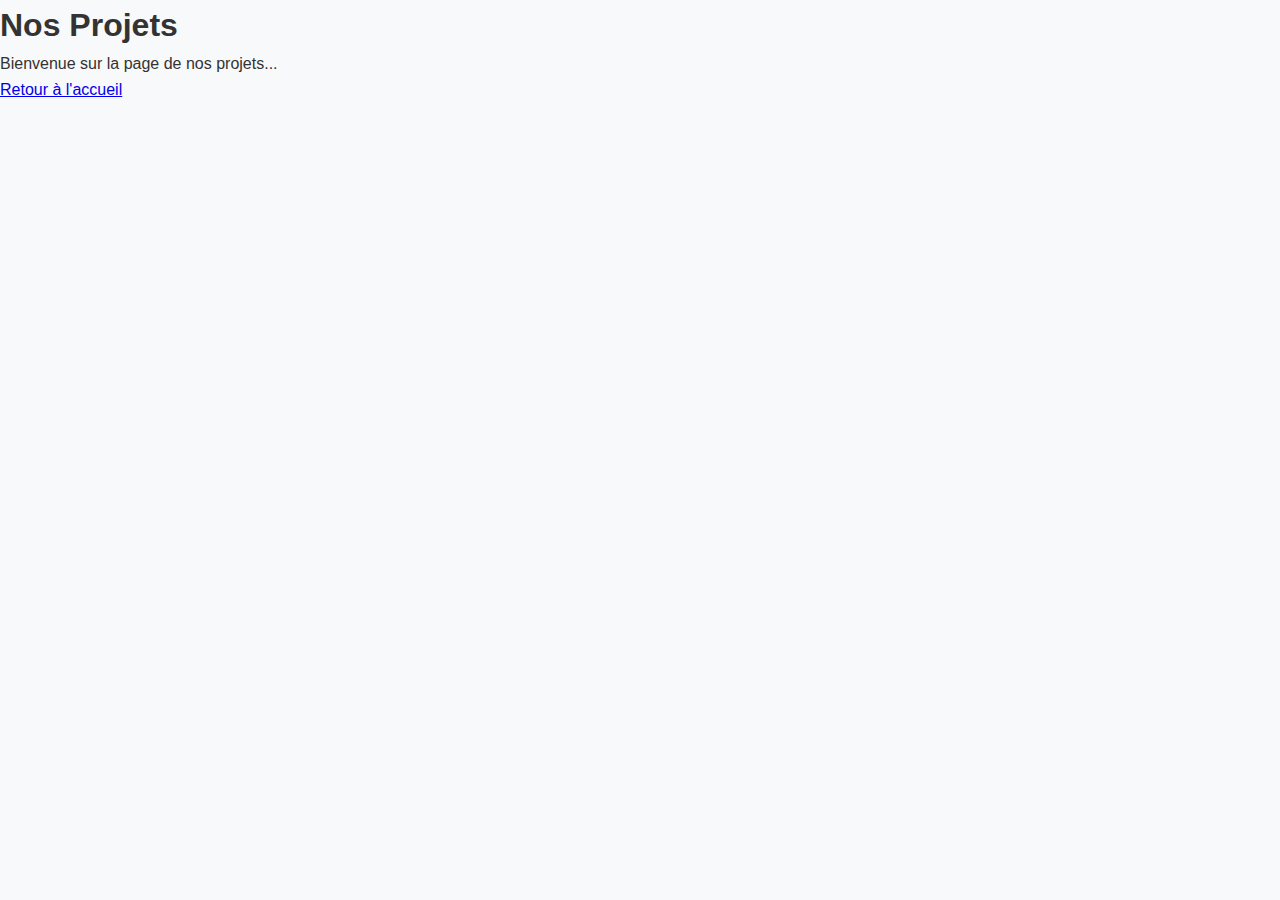
<file: accuiel.html>
<!DOCTYPE html>
<html lang="fr">

<head>
    <meta charset="UTF-8">
    <title>ACCUIEL</title>
    <link rel="stylesheet" href="style.css">
    <script src="txt.js"></script>
    <!-- Favicons -->
    <link rel="icon" type="image/png" sizes="192x192" href="./TRAN.png">
    <link rel="shortcut icon" type="image/png" href="./TRAN.png">
    <link rel="apple-touch-icon" sizes="180x180" href="./TRAN.png">



</head>

<body>
    <h1>Nos Projets</h1>
    <p>Bienvenue sur la page de nos projets...</p>
    <a href="index.html">Retour à l'accueil</a>
</body>

</html>
</file>
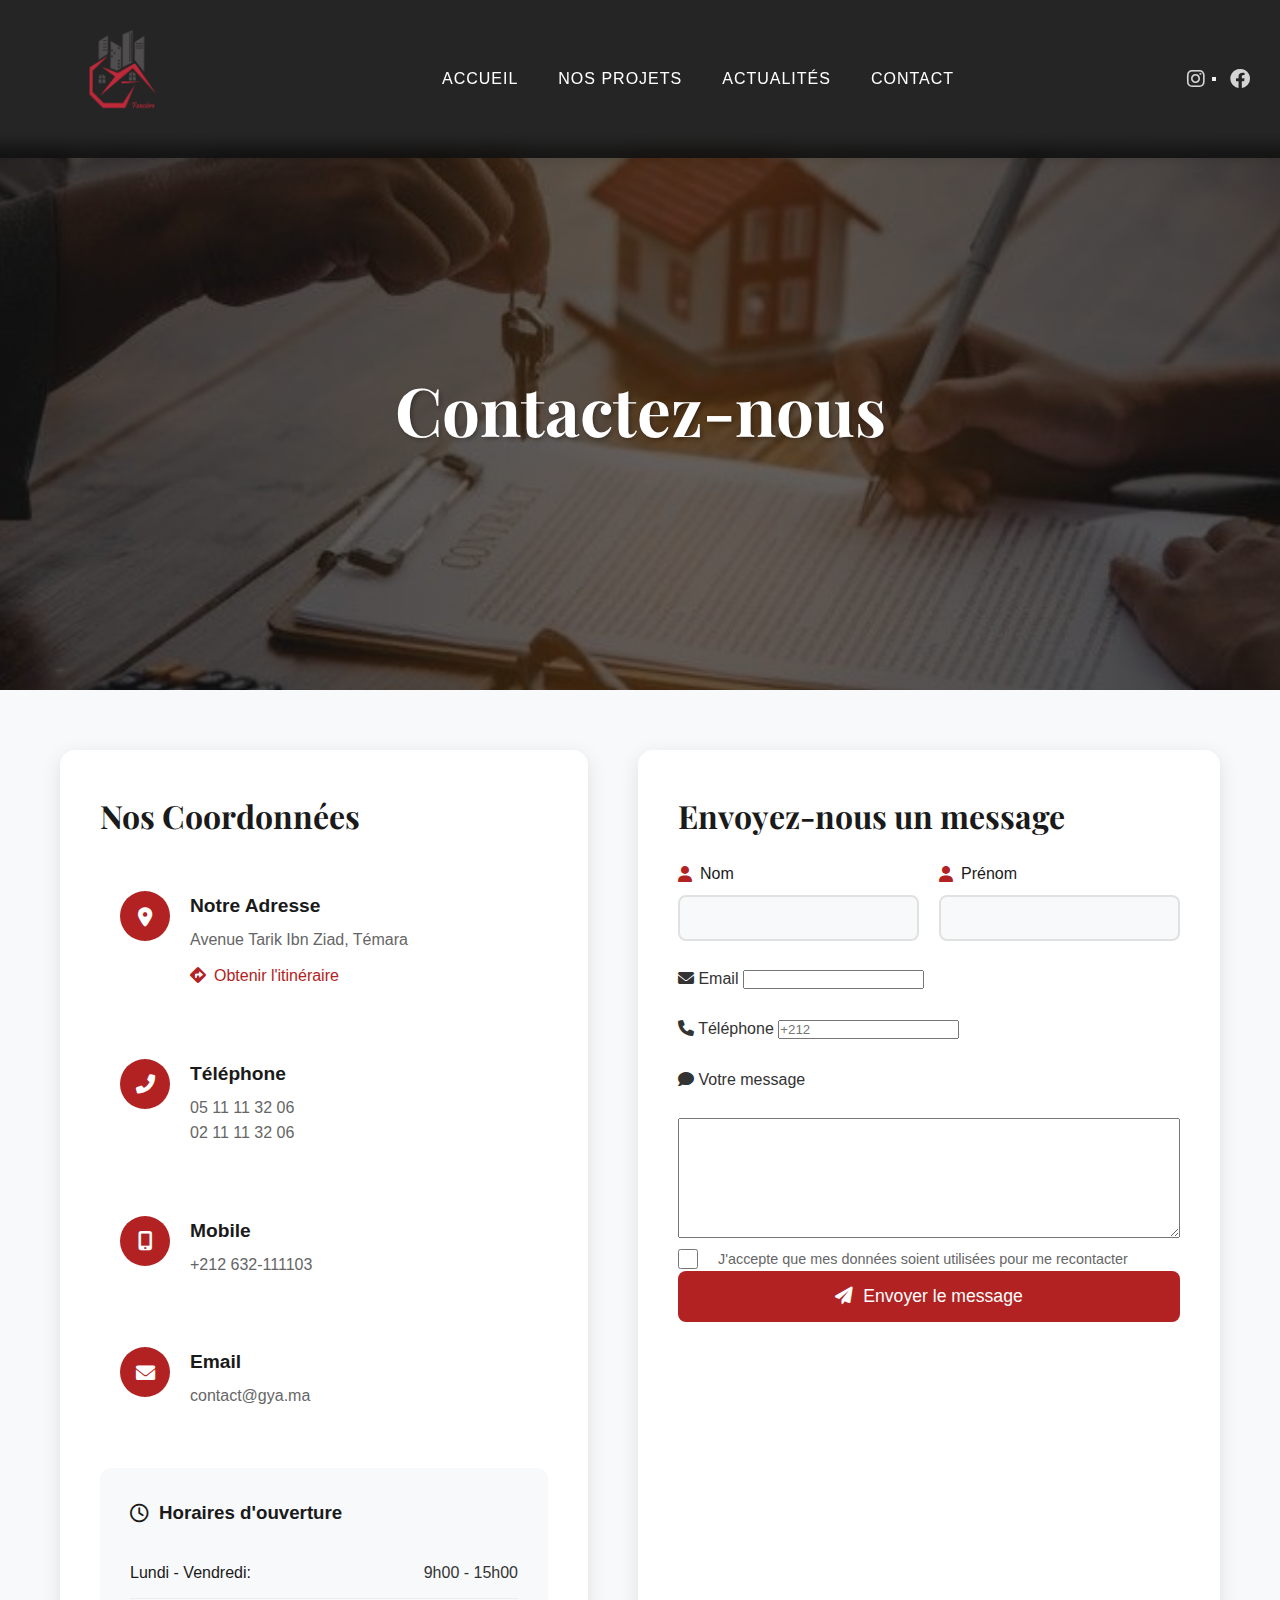
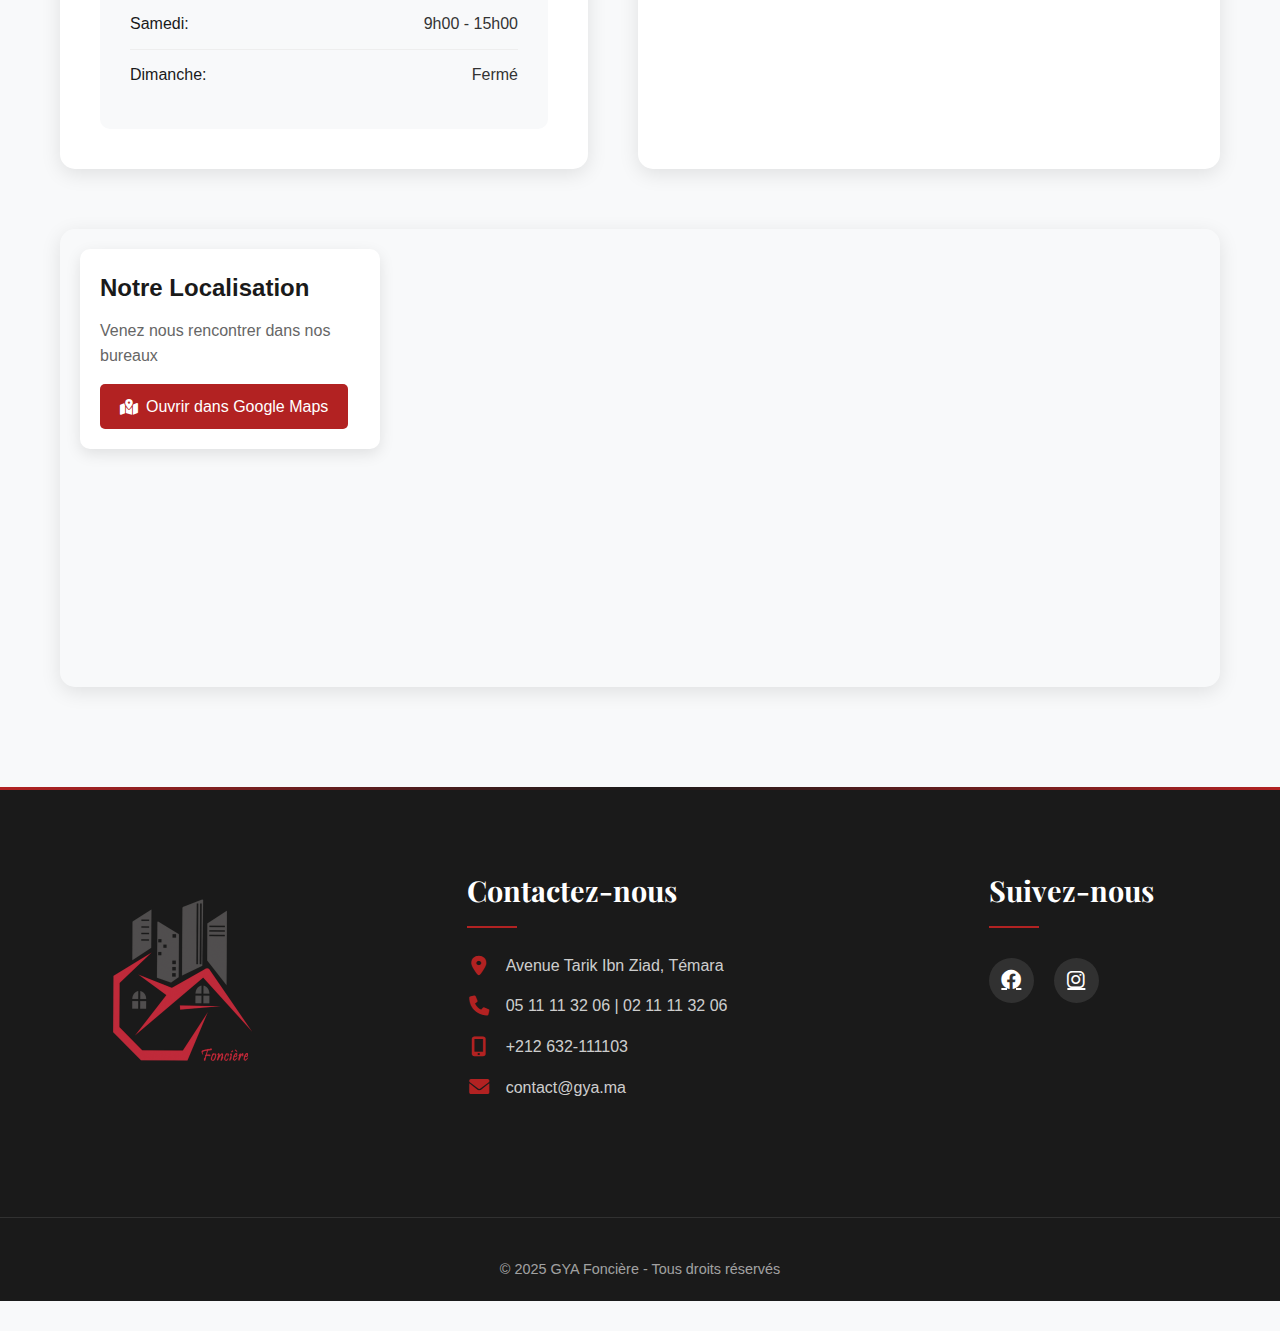
<file: contact.html>
<!DOCTYPE html>
<html lang="fr">

<head>
    <meta charset="UTF-8">
    <meta name="viewport" content="width=device-width, initial-scale=1.0">
    <meta name="description" content="Contactez GYA Foncière pour vos projets immobiliers à Témara. Notre équipe est à votre écoute.">
    <title>Contact - GYA Foncière</title>
    <link rel="stylesheet" href="style.css">
    <link rel="stylesheet" href="https://cdnjs.cloudflare.com/ajax/libs/font-awesome/6.0.0/css/all.min.css">
    <link href="https://fonts.googleapis.com/css2?family=DM+Serif+Text:ital@0;1&family=Playfair+Display:ital,wght@0,400..900;1,400..900&family=Roboto:wght@300;400;500;700&display=swap" rel="stylesheet">
    <!-- Favicons -->
    <link rel="icon" type="image/png" sizes="192x192" href="./TRAN.png">
    <link rel="shortcut icon" type="image/png" href="./TRAN.png">
    <link rel="apple-touch-icon" sizes="180x180" href="./TRAN.png">

</head>

<body>
    <!-- Navigation (Header) -->
    <header>
        <div class="logo">
            <a href="index.html"><img src="TRAN.png" alt="Logo GYA Foncière" /></a>
        </div>
        <nav>
            <ul class="nav-links">
                <li><a href="index.html">Accueil</a></li>
                <li><a href="projets.html">Nos Projets</a></li>
                <li><a href="infos.html">Actualités</a></li>
                <li><a href="contact.html" class="active">Contact</a></li>
            </ul>
            <div class="social-icons">
                <a href="https://www.instagram.com/gyafonciere" target="_blank" aria-label="Suivez-nous sur Instagram">
                    <i class="fab fa-instagram"></i>
                </a>
                <a href="https://www.facebook.com/gyafonciere" target="_blank" aria-label="Suivez-nous sur Facebook">
                    <i class="fab fa-facebook"></i>
                </a>
            </div>
        </nav>
        <button class="mobile-menu-toggle" aria-label="Menu">
            <span></span>
            <span></span>
            <span></span>
        </button>
    </header>

    <main class="contact-page">
        <!-- Section Bannière -->
        <section class="contact-banner">
            <div class="banner-content">
                <h1>Contactez-nous</h1>
            </div>
        </section>

        <div class="contact-wrapper">
            <!-- Informations de contact -->
            <section class="contact-info-section">
                <h2>Nos Coordonnées</h2>
                <div class="contact-details">
                    <div class="contact-item">
                        <div class="icon-circle">
                            <i class="fas fa-map-marker-alt"></i>
                        </div>
                        <div class="contact-text">
                            <h3>Notre Adresse</h3>
                            <p>Avenue Tarik Ibn Ziad, Témara</p>
                            <a href="https://maps.app.goo.gl/3mXTpd5yWiyaMeyg8" target="_blank" class="direction-link">
                                <i class="fas fa-directions"></i> Obtenir l'itinéraire
                            </a>
                        </div>
                    </div>
                    <div class="contact-item">
                        <div class="icon-circle">
                            <i class="fas fa-phone-alt"></i>
                        </div>
                        <div class="contact-text">
                            <h3>Téléphone</h3>
                            <p><a href="tel:0511113206">05 11 11 32 06</a></p>
                            <p><a href="tel:0211113206">02 11 11 32 06</a></p>
                        </div>
                    </div>
                    <div class="contact-item">
                        <div class="icon-circle">
                            <i class="fas fa-mobile-alt"></i>
                        </div>
                        <div class="contact-text">
                            <h3>Mobile</h3>
                            <p><a href="tel:+212632111103">+212 632-111103</a></p>
                        </div>
                    </div>
                    <div class="contact-item">
                        <div class="icon-circle">
                            <i class="fas fa-envelope"></i>
                        </div>
                        <div class="contact-text">
                            <h3>Email</h3>
                            <p><a href="mailto:contact@gya.ma">contact@gya.ma</a></p>
                        </div>
                    </div>
                </div>

                <div class="business-hours">
                    <h3><i class="far fa-clock"></i> Horaires d'ouverture</h3>
                    <ul>
                        <li><span>Lundi - Vendredi:</span> 9h00 - 15h00</li>
                        <li><span>Samedi:</span> 9h00 - 15h00</li>
                        <li><span>Dimanche:</span> Fermé</li>
                    </ul>
                </div>
            </section>

            <!-- Formulaire de contact -->
            <section class="contact-form-section">
                <div class="contact-container">
                    <h2>Envoyez-nous un message</h2>


                    <form id="contactForm" action="envoyer_formulaire.php" method="POST" class="modern-form">
                        <div class="form-group">
                            <div class="name-group">
                                <div class="input-wrapper">
                                    <label for="firstName">
                                        <i class="fas fa-user"></i> Nom
                                    </label>
                                    <input type="text" id="firstName" name="firstName" required>
                                </div>
                                <div class="input-wrapper">
                                    <label for="lastName">
                                        <i class="fas fa-user"></i> Prénom
                                    </label>
                                    <input type="text" id="lastName" name="lastName" required>
                                </div>
                            </div>
                        </div>

                        <div class="form-group">
                            <label for="email">
                                <i class="fas fa-envelope"></i> Email
                            </label>
                            <input type="email" id="email" name="email" required>
                        </div>

                        <div class="form-group">
                            <label for="phone">
                                <i class="fas fa-phone"></i> Téléphone
                            </label>
                            <input type="tel" id="phone" name="phone" placeholder="+212" required>
                        </div>


                        <label for="message">
                                <i class="fas fa-comment"></i> Votre message
                            </label>
                        <textarea id="message" name="message" rows="5" required></textarea>
                </div>

                <div class="form-group consent-group">
                    <label class="checkbox-container">
                                <input type="checkbox" required>
                                <span class="checkmark"></span>
                                J'accepte que mes données soient utilisées pour me recontacter
                            </label>
                </div>

                <button type="submit" class="submit-btn">
                            <i class="fas fa-paper-plane"></i> 
                            <span>Envoyer le message</span>
                        </button>
                </form>
        </div>
        </section>
        </div>

        <!-- Section Carte -->
        <section class="map-section">
            <div class="map-container">
                <div class="map-overlay">
                    <h2>Notre Localisation</h2>
                    <p>Venez nous rencontrer dans nos bureaux</p>
                    <a href="https://maps.app.goo.gl/3mXTpd5yWiyaMeyg8" target="_blank" class="map-btn">
                        <i class="fas fa-map-marked-alt"></i> Ouvrir dans Google Maps
                    </a>
                </div>
                <iframe src="https://www.google.com/maps/embed?pb=!1m18!1m12!1m3!1d3312.2641495892103!2d-6.9127344842295715!3d33.912982534953534!2m3!1f0!2f0!3f0!3m2!1i1024!2i768!4f13.1!3m3!1m2!1s0xda76b35c3f3d47f%3A0x9c876f3c5c578990!2sAv.%20Tarik%20Ibn%20Ziad%2C%20T%C3%A9mara!5e0!3m2!1sfr!2sma!4v1647095849183!5m2!1sfr!2sma"
                    width="100%" height="450" style="border:0;" allowfullscreen="" loading="lazy">
                </iframe>
            </div>
        </section>
    </main>

    <!-- Footer -->
    <footer class="footer">
        <div class="footer-container">
            <div class="footer-logo">
                <img src="TRAN.png" alt="Logo GYA Foncière">
            </div>
            <div class="footer-info">
                <div class="contact-info">
                    <h3>Contactez-nous</h3>
                    <p><i class="fas fa-map-marker-alt"></i> <a href="https://maps.app.goo.gl/3mXTpd5yWiyaMeyg8" target="_blank">Avenue Tarik Ibn Ziad, Témara</a></p>
                    <p><i class="fas fa-phone"></i> 05 11 11 32 06 | 02 11 11 32 06</p>
                    <p><i class="fas fa-mobile-alt"></i> +212 632-111103</p>
                    <p><i class="fas fa-envelope"></i> contact@gya.ma</p>
                </div>
            </div>
            <div class="footer-social">
                <h3>Suivez-nous</h3>
                <div class="social-links">
                    <a href="https://www.facebook.com/gyafonciere" target="_blank"><i class="fab fa-facebook"></i></a>
                    <a href="https://www.instagram.com/gyafonciere" target="_blank"><i class="fab fa-instagram"></i></a>
                </div>
            </div>
        </div>
        <div class="footer-bottom">
            <p>&copy; 2025 GYA Foncière - Tous droits réservés</p>
        </div>
    </footer>

    <script src="txt.js"></script>
</body>

</html>
</file>
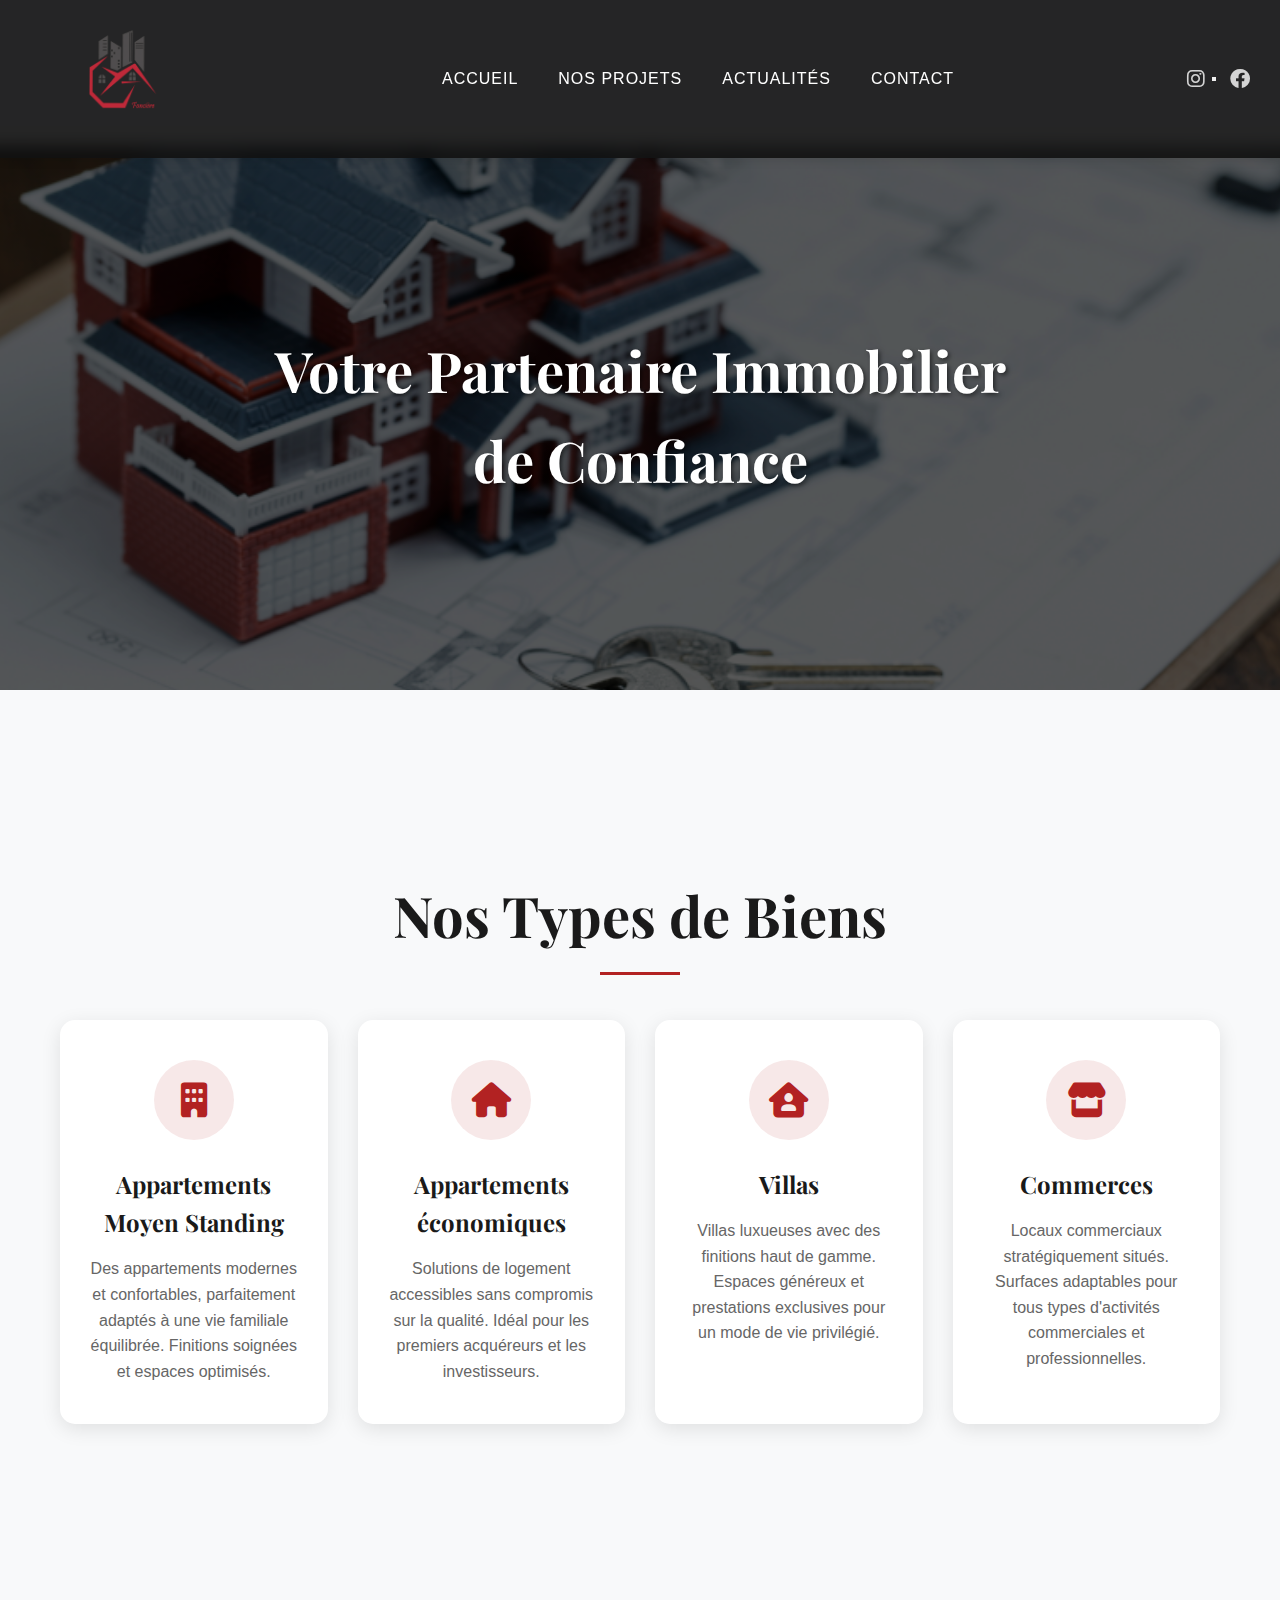
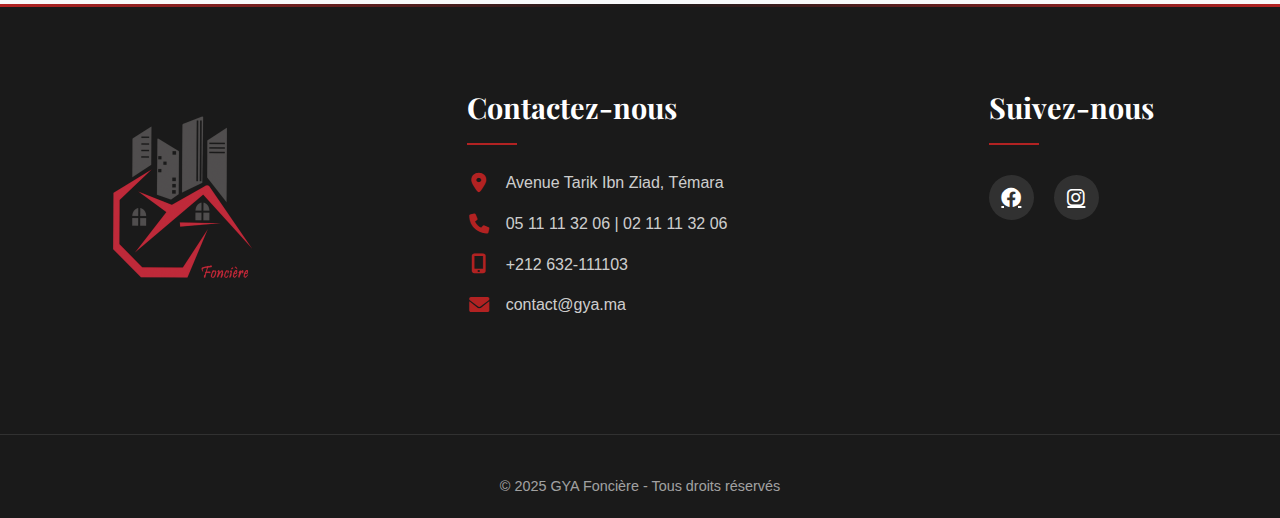
<file: infos.html>
<!DOCTYPE html>
<html lang="fr">

<head>
    <meta charset="UTF-8">
    <meta name="viewport" content="width=device-width, initial-scale=1.0">
    <meta name="description" content="Actualités et informations de GYA Foncière - Promoteur immobilier à Témara">
    <title>Actualités - GYA Foncière</title>
    <link rel="stylesheet" href="style.css">
    <link rel="stylesheet" href="https://cdnjs.cloudflare.com/ajax/libs/font-awesome/6.0.0/css/all.min.css">
    <link href="https://fonts.googleapis.com/css2?family=DM+Serif+Text:ital@0;1&family=Playfair+Display:ital,wght@0,400..900;1,400..900&family=Roboto:wght@300;400;500;700&display=swap" rel="stylesheet">
    <!-- Favicons -->
    <link rel="icon" type="image/png" sizes="192x192" href="./TRAN.png">
    <link rel="shortcut icon" type="image/png" href="./TRAN.png">
    <link rel="apple-touch-icon" sizes="180x180" href="./TRAN.png">

</head>

<body>
    <!-- Header -->
    <header>
        <div class="logo">
            <a href="index.html"><img src="TRAN.png" alt="Logo GYA Foncière" /></a>
        </div>
        <nav>
            <ul class="nav-links">
                <li><a href="index.html">Accueil</a></li>
                <li><a href="projets.html">Nos Projets</a></li>
                <li><a href="infos.html" class="active">Actualités</a></li>
                <li><a href="contact.html">Contact</a></li>
            </ul>
            <div class="social-icons">
                <a href="https://www.instagram.com/gyafonciere" target="_blank" aria-label="Suivez-nous sur Instagram">
                    <i class="fab fa-instagram"></i>
                </a>
                <a href="https://www.facebook.com/gyafonciere" target="_blank" aria-label="Suivez-nous sur Facebook">
                    <i class="fab fa-facebook"></i>
                </a>
            </div>
        </nav>
        <button class="mobile-menu-toggle" aria-label="Menu">
            <span></span>
            <span></span>
            <span></span>
        </button>
    </header>

    <main>

        <section class="info-banner">
            <div class="banner-overlay"></div>
            <div class="banner-content">
                <h1>Votre Partenaire Immobilier de Confiance</h1>

            </div>
        </section>
        <!-- Section Types de Biens -->
        <section class="property-types">
            <div class="property-container">
                <div class="section-header">
                    <h2>Nos Types de Biens</h2>
                </div>
                <div class="property-grid">
                    <div class="property-card">
                        <div class="property-icon">
                            <i class="fas fa-building"></i>
                        </div>
                        <h3>Appartements Moyen Standing</h3>
                        <p>Des appartements modernes et confortables, parfaitement adaptés à une vie familiale équilibrée. Finitions soignées et espaces optimisés.</p>

                    </div>

                    <div class="property-card">
                        <div class="property-icon">
                            <i class="fas fa-home"></i>
                        </div>
                        <h3>Appartements économiques</h3>
                        <p>Solutions de logement accessibles sans compromis sur la qualité. Idéal pour les premiers acquéreurs et les investisseurs.</p>

                    </div>

                    <div class="property-card">
                        <div class="property-icon">
                            <i class="fas fa-house-user"></i>
                        </div>
                        <h3>Villas</h3>
                        <p>Villas luxueuses avec des finitions haut de gamme. Espaces généreux et prestations exclusives pour un mode de vie privilégié.</p>

                    </div>

                    <div class="property-card">
                        <div class="property-icon">
                            <i class="fas fa-store"></i>
                        </div>
                        <h3>Commerces</h3>
                        <p>Locaux commerciaux stratégiquement situés. Surfaces adaptables pour tous types d'activités commerciales et professionnelles.</p>

                    </div>
                </div>
            </div>
        </section>

        <!-- Footer -->
        <footer class="footer">
            <div class="footer-container">
                <div class="footer-logo">
                    <img src="TRAN.png" alt="Logo GYA Foncière">
                </div>
                <div class="footer-info">
                    <div class="contact-info">
                        <h3>Contactez-nous</h3>
                        <p><i class="fas fa-map-marker-alt"></i> <a href="https://maps.app.goo.gl/3mXTpd5yWiyaMeyg8" target="_blank">Avenue Tarik Ibn Ziad, Témara</a></p>
                        <p><i class="fas fa-phone"></i> 05 11 11 32 06 | 02 11 11 32 06</p>
                        <p><i class="fas fa-mobile-alt"></i> +212 632-111103</p>
                        <p><i class="fas fa-envelope"></i> contact@gya.ma</p>
                    </div>
                </div>
                <div class="footer-social">
                    <h3>Suivez-nous</h3>
                    <div class="social-links">
                        <a href="https://www.facebook.com/gyafonciere" target="_blank"><i class="fab fa-facebook"></i></a>
                        <a href="https://www.instagram.com/gyafonciere" target="_blank"><i class="fab fa-instagram"></i></a>
                    </div>
                </div>
            </div>
            <div class="footer-bottom">
                <p>&copy; 2025 GYA Foncière - Tous droits réservés</p>
            </div>
        </footer>

        <script src="txt.js"></script>
</body>

</html>
</file>
<file: style.css>
/* Variables globales */

:root {
    --primary-color: #B22222;
    --secondary-color: #1a1a1a;
    --text-color: #333333;
    --light-text: #ffffff;
    --background-light: #f8f9fa;
    --transition: all 0.3s ease;
    --box-shadow: 0 5px 15px rgba(0, 0, 0, 0.1);
}


/* Reset et styles de base */

* {
    margin: 0;
    padding: 0;
    box-sizing: border-box;
    font-family: 'Poppins', sans-serif;
}

body {
    background-color: var(--background-light);
    color: var(--text-color);
    line-height: 1.6;
    overflow-x: hidden;
}


/* Header moderne */

header {
    background: rgba(0, 0, 0, 0.85);
    backdrop-filter: blur(10px);
    -webkit-backdrop-filter: blur(10px);
    position: fixed;
    width: 100%;
    top: 0;
    left: 0;
    z-index: 1000;
    padding: 15px 5%;
    transition: var(--transition);
    display: flex;
    justify-content: space-between;
    align-items: center;
    box-shadow: 0 2px 10px rgba(0, 0, 0, 0.1);
}

.logo {
    display: flex;
    align-items: center;
    width: 120px;
}

.logo img {
    width: 100%;
    height: auto;
    transition: var(--transition);
}

nav {
    display: flex;
    align-items: center;
    justify-content: center;
    flex: 1;
    margin: 0 20px;
}

.nav-links {
    display: flex;
    gap: 40px;
    list-style: none;
    padding: 0;
    margin: 0;
    justify-content: center;
}

.nav-links a {
    color: var(--light-text);
    text-decoration: none;
    font-size: 16px;
    font-weight: 500;
    transition: var(--transition);
    padding: 5px 0;
    text-transform: uppercase;
    letter-spacing: 1px;
}

.nav-links a:hover {
    color: var(--primary-color);
}

.social-icons {
    display: flex;
    gap: 25px;
    align-items: center;
    position: absolute;
    right: 30px;
}

.social-icons a {
    color: var(--light-text);
    font-size: 20px;
    transition: var(--transition);
    opacity: 0.8;
}

.social-icons a:hover {
    color: var(--primary-color);
    opacity: 1;
    transform: translateY(-2px);
}


/* Menu mobile ajusté */

@media (max-width: 768px) {
    header {
        padding: 12px 20px;
    }
    .nav-links {
        display: none;
    }
    .social-icons {
        display: none;
    }
    .mobile-menu-toggle {
        display: block;
        background: none;
        border: none;
        cursor: pointer;
        padding: 5px;
        margin-left: auto;
    }
    .mobile-menu-toggle span {
        display: block;
        width: 25px;
        height: 2px;
        background: var(--light-text);
        margin: 5px 0;
        transition: var(--transition);
    }
}


/* Section Chiffres Clés */

.key-figures {
    padding: 80px 0;
    background: var(--light-text);
}

.figures-container {
    max-width: 1200px;
    margin: 0 auto;
    display: grid;
    grid-template-columns: repeat(4, 1fr);
    gap: 30px;
    padding: 0 20px;
}

.figure-item {
    text-align: center;
    padding: 30px;
    background: var(--background-light);
    border-radius: 10px;
    box-shadow: var(--box-shadow);
    transition: var(--transition);
}

.figure-item:hover {
    transform: translateY(-5px);
}

.figure-item i {
    font-size: 2.5rem;
    color: var(--primary-color);
    margin-bottom: 20px;
}

.figure-item h3 {
    font-size: 2rem;
    margin-bottom: 10px;
    color: var(--secondary-color);
}


/* Section À Propos */

.about-section {
    padding: 100px 0;
    background: var(--background-light);
}

.about-container {
    max-width: 1200px;
    margin: 0 auto;
    display: grid;
    grid-template-columns: 1fr 1fr;
    gap: 50px;
    padding: 0 20px;
    align-items: center;
}

.about-text h2 {
    font-size: 2.5rem;
    margin-bottom: 30px;
    font-family: 'Playfair Display', serif;
    color: var(--secondary-color);
}

.about-list {
    list-style: none;
    margin: 20px 0;
}

.about-list li {
    margin: 15px 0;
    display: flex;
    align-items: center;
    gap: 15px;
}

.about-list i {
    color: var(--primary-color);
}

.about-image img {
    width: 100%;
    height: auto;
    border-radius: 10px;
    box-shadow: var(--box-shadow);
}


/* Projets en Vedette */

.featured-projects {
    padding: 100px 0;
    background: var(--background-light);
}

.featured-container {
    max-width: 1200px;
    margin: 0 auto;
    padding: 0 20px;
}

.section-header {
    text-align: center;
    margin-bottom: 60px;
}

.section-header h2 {
    font-size: 3.5rem;
    font-family: 'Playfair Display', serif;
    color: var(--secondary-color);
    margin-bottom: 15px;
}

.section-header h2 span {
    color: var(--primary-color);
}

.section-header .subtitle {
    font-size: 1.2rem;
    color: #666;
}

.featured-content {
    display: grid;
    grid-template-columns: 1fr 1fr;
    gap: 50px;
    align-items: center;
}

.featured-image {
    position: relative;
    border-radius: 15px;
    overflow: hidden;
    box-shadow: 0 10px 30px rgba(0, 0, 0, 0.1);
}

.featured-image img {
    width: 100%;
    height: 500px;
    object-fit: cover;
    transition: transform 0.5s ease;
}

.featured-image:hover img {
    transform: scale(1.05);
}

.image-overlay {
    position: absolute;
    bottom: 0;
    left: 0;
    right: 0;
    background: linear-gradient(transparent, rgba(0, 0, 0, 0.8));
    padding: 30px;
    color: white;
    transform: translateY(100%);
    transition: transform 0.3s ease;
}

.featured-image:hover .image-overlay {
    transform: translateY(0);
}

.overlay-content h3 {
    font-size: 1.8rem;
    margin-bottom: 15px;
    font-family: 'Playfair Display', serif;
}

.features-list {
    list-style: none;
    padding: 0;
    margin-bottom: 20px;
    display: grid;
    grid-template-columns: repeat(2, 1fr);
    gap: 15px;
}

.features-list li {
    display: flex;
    align-items: center;
    gap: 10px;
}

.features-list i {
    color: var(--primary-color);
}

.featured-text {
    padding: 30px;
}

.text-content h3 {
    font-size: 2rem;
    color: var(--secondary-color);
    margin-bottom: 20px;
    font-family: 'Playfair Display', serif;
}

.text-content p {
    color: #666;
    line-height: 1.8;
    margin-bottom: 30px;
}

.key-points {
    display: grid;
    gap: 25px;
}

.point {
    display: flex;
    flex-direction: column;
    gap: 10px;
}

.point i {
    font-size: 24px;
    color: var(--primary-color);
}

.point h4 {
    font-size: 1.2rem;
    color: var(--secondary-color);
}

.point p {
    font-size: 0.9rem;
    color: #666;
    margin: 0;
}

.cta-button {
    display: inline-block;
    background: var(--primary-color);
    color: white;
    padding: 15px 30px;
    border-radius: 8px;
    text-decoration: none;
    font-weight: 500;
    transition: all 0.3s ease;
}

.cta-button:hover {
    background: #8B0000;
    transform: translateY(-2px);
    box-shadow: 0 5px 15px rgba(139, 0, 0, 0.3);
}

@media (max-width: 992px) {
    .featured-content {
        grid-template-columns: 1fr;
    }
    .featured-image {
        height: auto;
    }
    .image-overlay {
        transform: translateY(0);
        position: relative;
        background: var(--secondary-color);
    }
}

@media (max-width: 768px) {
    .section-header h2 {
        font-size: 2.5rem;
    }
    .features-list {
        grid-template-columns: 1fr;
    }
    .featured-text {
        padding: 20px 0;
    }
}


/* Footer moderne */

.footer {
    background: var(--secondary-color);
    color: var(--light-text);
    padding: 80px 0 20px;
    position: relative;
    margin-top: 100px;
}

.footer::before {
    content: '';
    position: absolute;
    top: 0;
    left: 0;
    right: 0;
    height: 3px;
    background: linear-gradient(90deg, var(--primary-color), transparent, var(--primary-color));
}

.footer-container {
    max-width: 1200px;
    margin: 0 auto;
    display: grid;
    grid-template-columns: 1.5fr 2fr 1fr;
    gap: 60px;
    padding: 0 20px;
}

.footer-logo {
    display: flex;
    flex-direction: column;
    align-items: flex-start;
}

.footer-logo img {
    width: 250px;
    height: auto;
    margin-bottom: 40px;
    transition: var(--transition);
}

.footer-info h3,
.footer-social h3 {
    font-size: 1.8rem;
    margin-bottom: 25px;
    position: relative;
    padding-bottom: 15px;
    font-family: 'Playfair Display', serif;
    color: var(--light-text);
}

.footer-info h3::after,
.footer-social h3::after {
    content: '';
    position: absolute;
    left: 0;
    bottom: 0;
    width: 50px;
    height: 2px;
    background: var(--primary-color);
}

.contact-info p {
    margin: 15px 0;
    display: flex;
    align-items: center;
    gap: 15px;
    transition: var(--transition);
    color: rgba(255, 255, 255, 0.8);
}

.contact-info i {
    color: var(--primary-color);
    font-size: 20px;
    width: 24px;
    text-align: center;
}

.contact-info p:hover {
    transform: translateX(5px);
    color: var(--light-text);
}

.contact-info a {
    color: inherit;
    text-decoration: none;
    transition: var(--transition);
}

.contact-info a:hover {
    color: var(--primary-color);
}

.social-links {
    display: flex;
    gap: 20px;
    margin-top: 30px;
}

.social-links a {
    width: 45px;
    height: 45px;
    background: rgba(255, 255, 255, 0.1);
    border-radius: 50%;
    display: flex;
    align-items: center;
    justify-content: center;
    color: var(--light-text);
    transition: var(--transition);
    font-size: 20px;
}

.social-links a:hover {
    background: var(--primary-color);
    transform: translateY(-5px);
    box-shadow: 0 5px 15px rgba(178, 34, 34, 0.3);
}

.footer-bottom {
    text-align: center;
    padding-top: 40px;
    margin-top: 60px;
    border-top: 1px solid rgba(255, 255, 255, 0.1);
    color: rgba(255, 255, 255, 0.6);
    font-size: 0.9rem;
}

.footer-bottom a {
    color: var(--primary-color);
    text-decoration: none;
}


/* Responsive Footer */

@media (max-width: 992px) {
    .footer-container {
        grid-template-columns: 1fr 1fr;
        gap: 40px;
    }
    .footer-logo {
        grid-column: 1 / -1;
        align-items: center;
        text-align: center;
    }
    .footer-logo img {
        width: 200px;
    }
}

@media (max-width: 768px) {
    .footer {
        padding: 60px 0 20px;
        margin-top: 60px;
    }
    .footer-container {
        grid-template-columns: 1fr;
        text-align: center;
        gap: 40px;
    }
    .footer-logo img {
        width: 180px;
    }
    .footer-info h3::after,
    .footer-social h3::after {
        left: 50%;
        transform: translateX(-50%);
    }
    .contact-info p {
        justify-content: center;
    }
    .social-links {
        justify-content: center;
    }
    .contact-info p:hover {
        transform: none;
    }
}


/* Responsive Design */

@media (max-width: 992px) {
    .figures-container {
        grid-template-columns: repeat(2, 1fr);
    }
    .about-container {
        grid-template-columns: 1fr;
    }
}

@media (max-width: 768px) {
    header {
        padding: 15px 20px;
    }
    .nav-links {
        display: none;
    }
    .mobile-menu-toggle {
        display: block;
    }
    .hero-content h1 {
        font-size: 3rem;
    }
    .figures-container {
        grid-template-columns: 1fr;
    }
    .footer-container {
        grid-template-columns: 1fr;
        text-align: center;
    }
    .footer-info h3::after,
    .footer-social h3::after {
        left: 50%;
        transform: translateX(-50%);
    }
    .contact-info p,
    .social-links {
        justify-content: center;
    }
}


/* Animations */

@keyframes fadeIn {
    from {
        opacity: 0;
        transform: translateY(20px);
    }
    to {
        opacity: 1;
        transform: translateY(0);
    }
}

.fade-in {
    animation: fadeIn 1s ease forwards;
}


/* concatttttttttttttttttttt */

.contact-page {
    padding-top: 100px;
    background-color: var(--background-light);
    margin-top: -30px;
}

.contact-banner,
.info-banner {
    position: relative;
    height: 60vh;
    background: linear-gradient(rgba(0, 0, 0, 0.6), rgba(0, 0, 0, 0.6)), url('1e509d84215ae9013852345e1d1177d9.jpg');
    background-size: cover;
    background-position: center;
    background-attachment: fixed;
    display: flex;
    align-items: center;
    justify-content: center;
    text-align: center;
    color: white;
    margin-bottom: 60px;
    margin-top: 80px;
}

.banner-overlay {
    position: absolute;
    top: 0;
    left: 0;
    right: 0;
    bottom: 0;
    background: radial-gradient(circle at center, rgba(0, 0, 0, 0.4) 0%, rgba(0, 0, 0, 0.7) 100%);
    z-index: 1;
}

.banner-content {
    position: relative;
    z-index: 2;
    max-width: 800px;
    padding: 0 20px;
}

.contact-banner h1,
.info-banner h1 {
    font-size: 4.2rem;
    margin-bottom: 20px;
    font-family: 'Playfair Display', serif;
    font-weight: 700;
    text-shadow: 2px 2px 4px rgba(0, 0, 0, 0.3);
    animation: fadeInDown 1s ease;
}

.contact-banner p,
.info-banner p {
    font-size: 1.4rem;
    max-width: 600px;
    margin: 0 auto;
    line-height: 1.4;
    text-shadow: 1px 1px 2px rgba(0, 0, 0, 0.3);
    animation: fadeInUp 1s ease;
    opacity: 0.95;
}

.contact-wrapper {
    max-width: 1200px;
    margin: 0 auto;
    padding: 0 20px;
    display: grid;
    grid-template-columns: repeat(2, 1fr);
    gap: 50px;
    margin-bottom: 60px;
}


/* Section Informations de contact */

.contact-info-section {
    background: white;
    padding: 40px;
    border-radius: 15px;
    box-shadow: 0 5px 20px rgba(0, 0, 0, 0.1);
}

.contact-info-section h2 {
    font-size: 2rem;
    color: var(--secondary-color);
    margin-bottom: 30px;
    font-family: 'Playfair Display', serif;
}

.contact-details {
    display: grid;
    gap: 30px;
}

.contact-item {
    display: flex;
    align-items: flex-start;
    gap: 20px;
    padding: 20px;
    border-radius: 10px;
    transition: all 0.3s ease;
}

.contact-item:hover {
    background: rgba(178, 34, 34, 0.05);
    transform: translateY(-2px);
}

.icon-circle {
    width: 50px;
    height: 50px;
    background: var(--primary-color);
    border-radius: 50%;
    display: flex;
    align-items: center;
    justify-content: center;
    flex-shrink: 0;
}

.icon-circle i {
    color: white;
    font-size: 1.2rem;
}

.contact-text h3 {
    color: var(--secondary-color);
    margin-bottom: 5px;
    font-size: 1.2rem;
}

.contact-text p,
.contact-text a {
    color: #666;
    text-decoration: none;
    transition: color 0.3s ease;
}

.contact-text a:hover {
    color: var(--primary-color);
}

.direction-link {
    display: inline-flex;
    align-items: center;
    gap: 8px;
    margin-top: 10px;
    color: var(--primary-color) !important;
    font-weight: 500;
}


/* Horaires d'ouverture */

.business-hours {
    margin-top: 40px;
    padding: 30px;
    background: #f8f9fa;
    border-radius: 10px;
}

.business-hours h3 {
    display: flex;
    align-items: center;
    gap: 10px;
    color: var(--secondary-color);
    margin-bottom: 20px;
}

.business-hours ul {
    list-style: none;
    padding: 0;
}

.business-hours li {
    display: flex;
    justify-content: space-between;
    padding: 12px 0;
    border-bottom: 1px solid #eee;
}

.business-hours li:last-child {
    border-bottom: none;
}

.business-hours li span {
    font-weight: 500;
    color: var(--secondary-color);
}


/* Section Formulaire */

.contact-form-section {
    background: white;
    padding: 40px;
    border-radius: 15px;
    box-shadow: 0 5px 20px rgba(0, 0, 0, 0.1);
}

.contact-form-section h2 {
    font-size: 2rem;
    color: var(--secondary-color);
    margin-bottom: 20px;
    font-family: 'Playfair Display', serif;
}

.form-intro {
    color: #666;
    margin-bottom: 30px;
    line-height: 1.6;
}

.modern-form {
    display: grid;
    gap: 25px;
}

.form-group {
    margin: 0;
}

.name-group {
    display: grid;
    grid-template-columns: 1fr 1fr;
    gap: 20px;
}

.input-wrapper {
    display: flex;
    flex-direction: column;
    gap: 8px;
}

.input-wrapper label {
    display: flex;
    align-items: center;
    gap: 8px;
    color: var(--secondary-color);
    font-weight: 500;
}

.input-wrapper label i {
    color: var(--primary-color);
}

.input-wrapper input,
.input-wrapper select,
.input-wrapper textarea {
    padding: 12px 15px;
    border: 2px solid #e1e1e1;
    border-radius: 8px;
    font-size: 1rem;
    transition: all 0.3s ease;
    background: #f8f9fa;
}

.input-wrapper input:focus,
.input-wrapper select:focus,
.input-wrapper textarea:focus {
    border-color: var(--primary-color);
    background: white;
    outline: none;
    box-shadow: 0 0 0 3px rgba(178, 34, 34, 0.1);
}

textarea {
    min-height: 120px;
    resize: vertical;
}


/* Style personnalisé pour le select */

select {
    appearance: none;
    background-image: url("data:image/svg+xml,%3Csvg xmlns='http://www.w3.org/2000/svg' width='12' height='12' fill='%23333' viewBox='0 0 16 16'%3E%3Cpath d='M8 11.5l-6-6h12z'/%3E%3C/svg%3E");
    background-repeat: no-repeat;
    background-position: right 15px center;
    padding-right: 40px !important;
}


/* Groupe de consentement */

.consent-group {
    margin-top: 10px;
}

.checkbox-container {
    display: flex;
    align-items: center;
    gap: 10px;
    cursor: pointer;
    font-size: 0.9rem;
    color: #666;
}

.checkbox-container input {
    width: 20px;
    height: 20px;
    margin: 0;
}


/* Bouton d'envoi */

.submit-btn {
    background: var(--primary-color);
    color: white;
    border: none;
    padding: 15px 30px;
    border-radius: 8px;
    font-size: 1.1rem;
    font-weight: 500;
    cursor: pointer;
    transition: all 0.3s ease;
    display: flex;
    align-items: center;
    justify-content: center;
    gap: 10px;
    width: 100%;
}

.submit-btn:hover {
    background: #8B0000;
    transform: translateY(-2px);
    box-shadow: 0 5px 15px rgba(139, 0, 0, 0.3);
}

.submit-btn:active {
    transform: translateY(0);
}


/* Section Carte */

.map-section {
    max-width: 1200px;
    margin: 0 auto 60px;
    padding: 0 20px;
}

.map-container {
    position: relative;
    border-radius: 15px;
    overflow: hidden;
    box-shadow: 0 5px 20px rgba(0, 0, 0, 0.1);
}

.map-overlay {
    position: absolute;
    top: 20px;
    left: 20px;
    background: white;
    padding: 20px;
    border-radius: 10px;
    box-shadow: 0 5px 15px rgba(0, 0, 0, 0.1);
    z-index: 1;
    max-width: 300px;
}

.map-overlay h2 {
    font-size: 1.5rem;
    color: var(--secondary-color);
    margin-bottom: 10px;
}

.map-overlay p {
    color: #666;
    margin-bottom: 15px;
}

.map-btn {
    display: inline-flex;
    align-items: center;
    gap: 8px;
    background: var(--primary-color);
    color: white;
    padding: 10px 20px;
    border-radius: 5px;
    text-decoration: none;
    transition: all 0.3s ease;
}

.map-btn:hover {
    background: #8B0000;
    transform: translateY(-2px);
}


/* Responsive Design */

@media (max-width: 992px) {
    .contact-wrapper {
        grid-template-columns: 1fr;
    }
    .contact-banner h1 {
        font-size: 2.5rem;
    }
}

@media (max-width: 768px) {
    .contact-banner,
    .info-banner {
        height: 50vh;
        margin-top: 80px;
        background-attachment: scroll;
    }
    .contact-banner h1,
    .info-banner h1 {
        font-size: 2.8rem;
    }
    .contact-banner p,
    .info-banner p {
        font-size: 1.2rem;
    }
    .name-group {
        grid-template-columns: 1fr;
    }
    .contact-info-section,
    .contact-form-section {
        padding: 20px;
    }
    .map-overlay {
        position: relative;
        top: 0;
        left: 0;
        max-width: none;
        margin-bottom: 20px;
    }
}


/* Animations */

@keyframes fadeInDown {
    from {
        opacity: 0;
        transform: translateY(-20px);
    }
    to {
        opacity: 1;
        transform: translateY(0);
    }
}

@keyframes fadeInUp {
    from {
        opacity: 0;
        transform: translateY(20px);
    }
    to {
        opacity: 1;
        transform: translateY(0);
    }
}


/* Section Vidéo */

.video-container {
    position: relative;
    width: 100%;
    height: 100vh;
    overflow: hidden;
}


/* Responsive Video */

@media (max-width: 768px) {
    .video-container {
        height: 80vh;
    }
    .video-content h1 {
        font-size: 2.5rem;
    }
    .video-content p {
        font-size: 1.2rem;
    }
    .video-background {
        width: 100%;
        height: 100%;
    }
}

@media (max-aspect-ratio: 16/9) {
    .video-background {
        width: 100%;
        height: 100%;
    }
}

@media (min-aspect-ratio: 16/9) {
    .video-background {
        width: 100%;
        height: 100%;
    }
}


/* Optimisations de performance */

* {
    margin: 0;
    padding: 0;
    box-sizing: border-box;
}

.container {
    position: relative;
    width: 100%;
    height: 100vh;
    /* Prend toute la hauteur de l'écran */
    display: flex;
    justify-content: center;
    align-items: center;
    overflow: hidden;
}

.video {
    position: absolute;
    top: 50%;
    left: 50%;
    transform: translate(-50%, -50%);
    width: 100vw;
    height: 100vh;
    object-fit: cover;
    margin-top: 150px;
    /* Ajuste la vidéo pour remplir tout l'écran */
}


/* Section Types de Biens */

.property-types {
    padding: 120px 0 80px;
    background: var(--background-light);
}

.property-container {
    max-width: 1200px;
    margin: 0 auto;
    padding: 0 20px;
}

.property-container h2 {
    text-align: center;
    font-size: 2.8rem;
    margin-bottom: 60px;
    font-family: 'Playfair Display', serif;
    color: var(--secondary-color);
    position: relative;
}

.property-container h2::after {
    content: '';
    position: absolute;
    bottom: -15px;
    left: 50%;
    transform: translateX(-50%);
    width: 80px;
    height: 3px;
    background: var(--primary-color);
}

.property-grid {
    display: grid;
    grid-template-columns: repeat(auto-fit, minmax(250px, 1fr));
    gap: 30px;
}

.property-card {
    background: white;
    padding: 40px 30px;
    border-radius: 15px;
    box-shadow: 0 5px 20px rgba(0, 0, 0, 0.1);
    text-align: center;
    transition: var(--transition);
}

.property-card:hover {
    transform: translateY(-10px);
    box-shadow: 0 8px 25px rgba(0, 0, 0, 0.15);
}

.property-icon {
    width: 80px;
    height: 80px;
    background: rgba(178, 34, 34, 0.1);
    border-radius: 50%;
    display: flex;
    align-items: center;
    justify-content: center;
    margin: 0 auto 25px;
}

.property-icon i {
    font-size: 35px;
    color: var(--primary-color);
}

.property-card h3 {
    font-size: 1.5rem;
    color: var(--secondary-color);
    margin-bottom: 15px;
    font-family: 'Playfair Display', serif;
}

.property-card p {
    color: #666;
    line-height: 1.6;
    margin: 0;
}

@media (max-width: 768px) {
    .property-types {
        padding: 80px 0 40px;
    }
    .property-container h2 {
        font-size: 2.2rem;
        margin-bottom: 40px;
    }
    .property-grid {
        gap: 20px;
    }
    .property-card {
        padding: 30px 20px;
    }
}


/* Styles pour la section projets */

.our-projects {
    padding: 100px 0;
    background: var(--background-light);
}

.projects-container {
    max-width: 1200px;
    margin: 0 auto;
    padding: 0 20px;
}

.section-header {
    text-align: center;
    margin-bottom: 60px;
}

.section-header h2 {
    font-size: 3.5rem;
    font-family: 'Playfair Display', serif;
    color: var(--secondary-color);
    margin-bottom: 15px;
}

.section-header .subtitle {
    font-size: 1.2rem;
    color: #666;
}

.projects-grid {
    display: grid;
    grid-template-columns: repeat(auto-fit, minmax(400px, 1fr));
    gap: 40px;
    padding: 20px;
}

.project-card {
    position: relative;
    border-radius: 15px;
    overflow: hidden;
    box-shadow: 0 10px 30px rgba(0, 0, 0, 0.1);
    transition: transform 0.3s ease;
    height: 600px;
}

.project-card:hover {
    transform: translateY(-10px);
}

.project-image {
    position: relative;
    height: 100%;
}

.project-image img {
    width: 100%;
    height: 100%;
    object-fit: cover;
    transition: transform 0.5s ease;
}

.project-card:hover .project-image img {
    transform: scale(1.1);
}

.project-overlay {
    position: absolute;
    bottom: 0;
    left: 0;
    right: 0;
    background: linear-gradient(transparent, rgba(0, 0, 0, 0.9));
    padding: 40px;
    color: white;
    transform: translateY(100%);
    transition: transform 0.3s ease;
}

.project-card:hover .project-overlay {
    transform: translateY(0);
}

.project-details h3 {
    font-size: 2.2rem;
    margin-bottom: 20px;
    font-family: 'Playfair Display', serif;
}

.project-details p {
    font-size: 1.1rem;
    margin-bottom: 25px;
    line-height: 1.6;
}

.project-features {
    list-style: none;
    padding: 0;
    margin: 15px 0;
    display: grid;
    grid-template-columns: repeat(auto-fit, minmax(150px, 1fr));
    gap: 10px;
}

.project-features li {
    display: flex;
    align-items: center;
    gap: 8px;
}

.project-features i {
    color: var(--primary-color);
}

.project-btn {
    display: inline-block;
    background: var(--primary-color);
    color: white;
    padding: 12px 25px;
    border-radius: 5px;
    text-decoration: none;
    margin-top: 15px;
    transition: all 0.3s ease;
}

.project-btn:hover {
    background: #8B0000;
    transform: translateY(-2px);
}

@media (max-width: 768px) {
    .section-header h2 {
        font-size: 2.5rem;
    }
    .project-card {
        height: 500px;
    }
    .projects-grid {
        grid-template-columns: 1fr;
        gap: 30px;
    }
    .project-details h3 {
        font-size: 1.8rem;
    }
    .project-overlay {
        padding: 30px;
    }
}


/* Styles du Slider */

.projects-slider {
    position: relative;
    height: 80vh;
    overflow: hidden;
    margin-top: 150px;
}

.slider-container {
    position: relative;
    height: 100%;
    width: 100%;
}

.slider {
    height: 100%;
    width: 100%;
}

.slide {
    position: absolute;
    top: 0;
    left: 0;
    width: 100%;
    height: 100%;
    opacity: 0;
    transition: opacity 0.5s ease-in-out;
}

.slide.active {
    opacity: 1;
}

.slide img {
    width: 100%;
    height: 100%;
    object-fit: cover;
}


/* Overlay et Contenu du Slider */

.slider-container::before {
    content: '';
    position: absolute;
    top: 0;
    left: 0;
    right: 0;
    bottom: 0;
    background: linear-gradient(rgba(0, 0, 0, 0.3), rgba(0, 0, 0, 0.5));
    z-index: 1;
}

.slider-content {
    position: absolute;
    top: 50%;
    left: 50%;
    transform: translate(-50%, -50%);
    text-align: center;
    color: white;
    z-index: 2;
    width: 80%;
    max-width: 800px;
}

.slider-content h1 {
    font-size: 4.2rem;
    margin-bottom: 20px;
    font-family: 'Playfair Display', serif;
    text-shadow: 2px 2px 4px rgba(0, 0, 0, 0.3);
}

.slider-content p {
    font-size: 1.4rem;
    text-shadow: 1px 1px 2px rgba(0, 0, 0, 0.3);
}


/* Section Vidéo */

.video-section {
    padding: 80px 20px;
    background-color: #f9f9f9;
}

.video-section .section-header {
    text-align: center;
    margin-bottom: 40px;
}

.video-section .section-header h2 {
    font-size: 2.5rem;
    color: var(--secondary-color);
    margin-bottom: 15px;
    font-family: 'Playfair Display', serif;
}

.video-section .subtitle {
    font-size: 1.2rem;
    color: #666;
}

.video-container {
    max-width: 1200px;
    margin: 40px auto;
    box-shadow: 0 10px 30px rgba(0, 0, 0, 0.1);
    border-radius: 10px;
    overflow: hidden;
}

.video-container video {
    width: 100%;
    display: block;
    aspect-ratio: 16/9;
    object-fit: cover;
}


/* Responsive */

@media (max-width: 768px) {
    .projects-slider {
        height: 60vh;
        margin-top: 120px;
    }
    .slider-content h1 {
        font-size: 2.8rem;
    }
    .slider-content p {
        font-size: 1.2rem;
    }
    .video-section {
        padding: 40px 15px;
    }
    .video-section .section-header h2 {
        font-size: 2rem;
    }
    .video-container {
        margin: 20px auto;
    }
}


/* Style de la bannière d'information */

.info-banner {
    position: relative;
    height: 60vh;
    background: linear-gradient(rgba(0, 0, 0, 0.5), rgba(0, 0, 0, 0.5)), url('immobilier-e1693919673287.jpg');
    background-size: cover;
    background-position: center;
    background-attachment: fixed;
    margin-top: 120px;
    display: flex;
    align-items: center;
    justify-content: center;
    text-align: center;
    margin-top: 150px;
}

.info-banner .banner-overlay {
    position: absolute;
    top: 0;
    left: 0;
    right: 0;
    bottom: 0;
    background: rgba(0, 0, 0, 0.3);
}

.info-banner .banner-content {
    position: relative;
    z-index: 2;
    color: white;
    max-width: 800px;
    padding: 0 20px;
    margin-top: 10px;
}

.info-banner h1 {
    font-size: 3.5rem;
    margin-bottom: 20px;
    font-family: 'Playfair Display', serif;
    text-shadow: 2px 2px 4px rgba(0, 0, 0, 0.5);
}

.info-banner p {
    font-size: 1.2rem;
    line-height: 1.6;
    text-shadow: 1px 1px 2px rgba(0, 0, 0, 0.5);
}

@media (max-width: 768px) {
    .info-banner {
        height: 50vh;
        margin-top: 100px;
        background-attachment: scroll;
    }
    .info-banner h1 {
        font-size: 2.5rem;
    }
    .info-banner p {
        font-size: 1rem;
    }
}


/* Styles du menu mobile */

@media (max-width: 768px) {
    nav {
        position: fixed;
        top: 80px;
        left: -100%;
        width: 100%;
        height: calc(100vh - 80px);
        background: rgba(0, 0, 0, 0.95);
        backdrop-filter: blur(10px);
        -webkit-backdrop-filter: blur(10px);
        flex-direction: column;
        padding: 40px 20px;
        transition: left 0.3s ease;
    }
    nav.active {
        left: 0;
    }
    .nav-links {
        display: flex;
        flex-direction: column;
        align-items: center;
        gap: 30px;
        margin-bottom: 40px;
    }
    .nav-links a {
        font-size: 1.2rem;
    }
    .social-icons {
        position: static;
        display: flex;
        justify-content: center;
        gap: 30px;
    }
    .social-icons.active {
        display: flex;
    }
    .mobile-menu-toggle {
        display: block;
        width: 30px;
        height: 25px;
        position: relative;
        background: none;
        border: none;
        cursor: pointer;
        padding: 0;
        z-index: 1000;
    }
    .mobile-menu-toggle span {
        display: block;
        width: 100%;
        height: 2px;
        background: white;
        position: absolute;
        left: 0;
        transition: all 0.3s ease;
    }
    .mobile-menu-toggle span:first-child {
        top: 0;
    }
    .mobile-menu-toggle span:nth-child(2) {
        top: 50%;
        transform: translateY(-50%);
    }
    .mobile-menu-toggle span:last-child {
        bottom: 0;
    }
    .mobile-menu-toggle.active span:first-child {
        transform: rotate(45deg);
        top: 50%;
    }
    .mobile-menu-toggle.active span:nth-child(2) {
        opacity: 0;
    }
    .mobile-menu-toggle.active span:last-child {
        transform: rotate(-45deg);
        bottom: 50%;
    }
}
</file>
